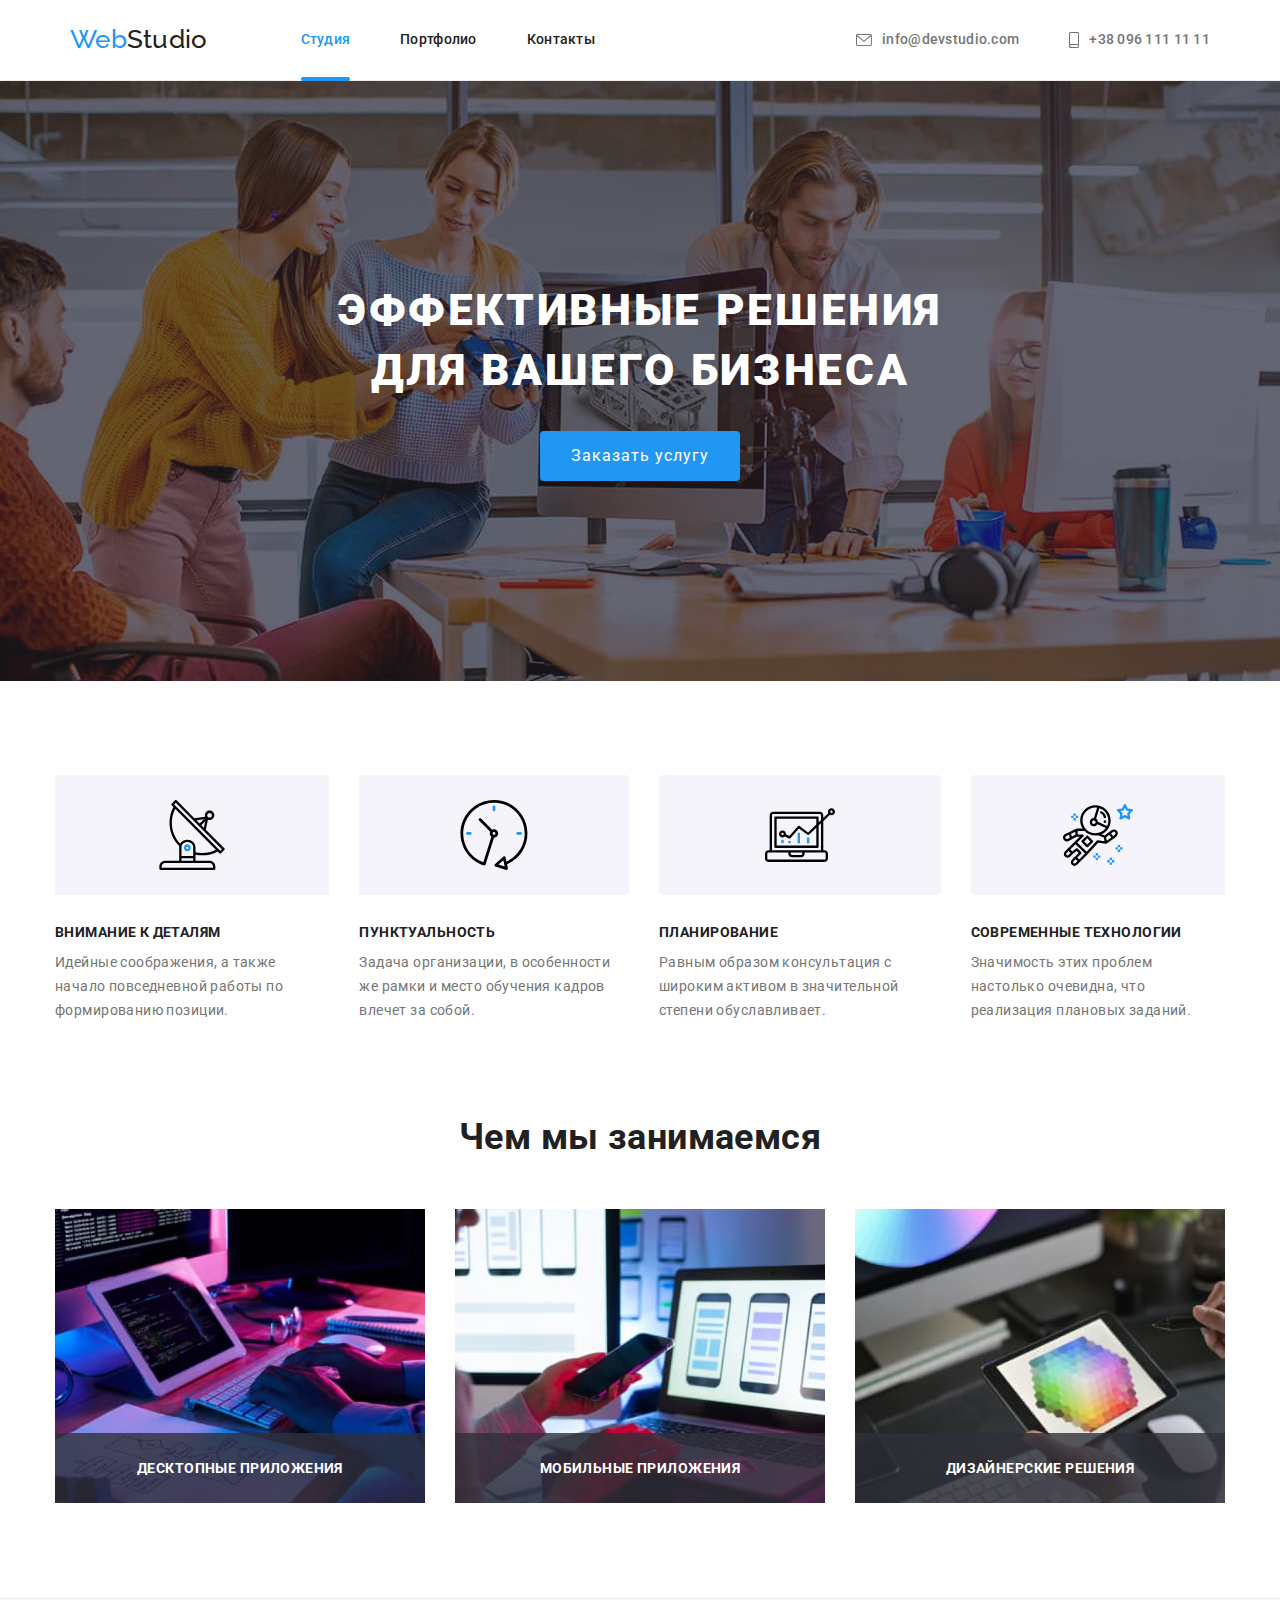
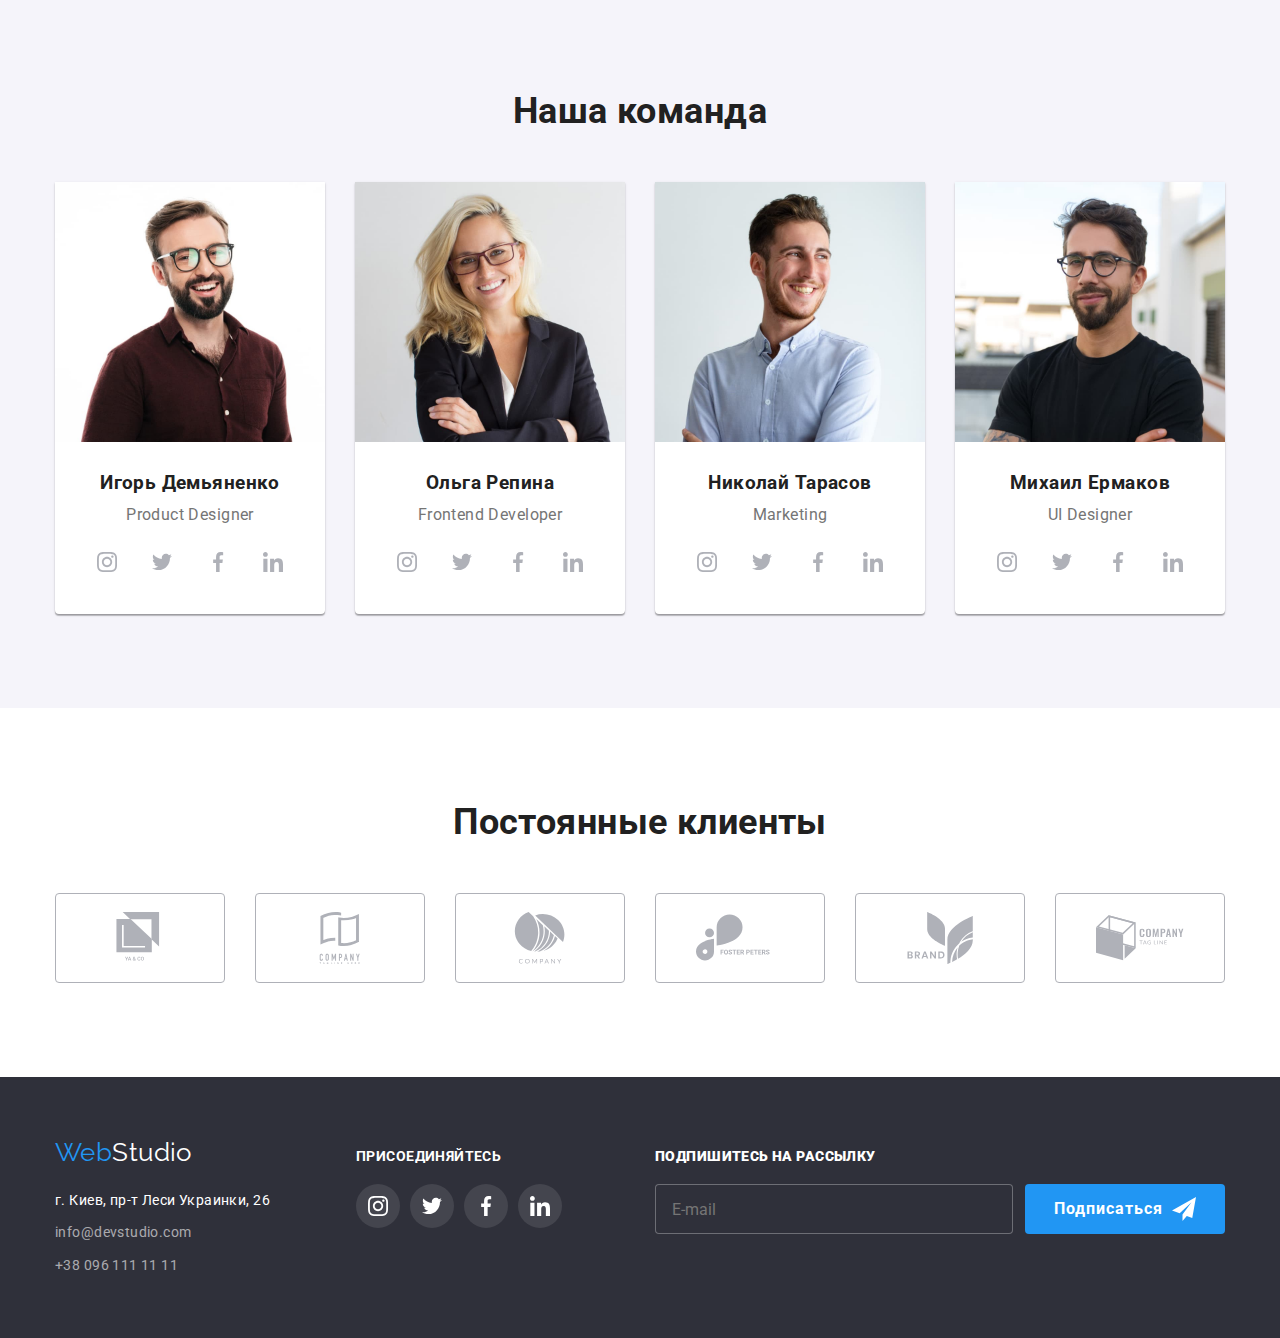
<file: index.html>
<!DOCTYPE html>
<html lang="ru">
<head>
    <meta charset="UTF-8">
    <meta name="viewport" content="width=device-width, initial-scale=1.0">
    <title>Студия</title>
    <link rel = "preconnect" href = "https://fonts.gstatic.com">
    <link href="https://fonts.googleapis.com/css2?family=Raleway:wght@700&family=Roboto:wght@400;500;700;900&display=swap" rel="stylesheet">
    <link rel="stylesheet" href= "https://cdnjs.cloudflare.com/ajax/libs/modern-normalize/1.0.0/modern-normalize.min.css">
    <link rel="stylesheet" href="./styles.css">
 </head>
<body>
 <header class="header">
    <div class="container">
        <nav class="nav">
            <a href="./index.html" class="logo">Web<span class="sec-part-black">Studio</span></a>
            <ul class="list">
                 <li class="item"><a href="./index.html" class="link opend">Студия</a></li>
                 <li class="item"><a href="./portfolio.html" class="link">Портфолио</a></li>
                 <li class="item"><a href="#" class="link">Контакты</a></li>
            </ul>
        </nav>
        <ul class="list header-contacts">
          <li class="item">
            <a href="mailto:info@devstudio.com" class="contacts">
              <svg class="icon" width="16" height="12">
                <use href="./img/symbol-defs.svg#icon-envelope">
                </use>
              </svg>
                info@devstudio.com</a></li>
          <li class="item"><a href="tel:+380961111111" class="contacts">
            <svg class="icon" width="10" height="16">
              <use href="./img/symbol-defs.svg#icon-smartphone">
              </use>
            </svg>+38 096 111 11 11</a></li>
     </ul>    
    </div>
 </header> 
 <main> 
<section class="hero">
        <div class="title"><h1>Эффективные решения для вашего бизнеса</h1>
        <button class="button" data-modal-open>Заказать услугу</button>
        </div>
</section>
<section class="advantages">
    <div class="container">
        <!-- Невидимый заголовок -->
      <h2 class="invisible">Приемущества</h2>
      <ul class="list">
        <li class="item">
          <div class="icon-container">
            <svg class="icon" width="70" height="70">
              <use href="./img/symbol-defs.svg#icon-antenna"></use>
            </svg>
          </div>
          <h3 class="title">Внимание к деталям</h3>
            <p class="text">Идейные соображения, а также начало повседневной работы по формированию позиции.</p>
        </li>
        <li class="item">
          <div class="icon-container">
            <svg class="icon" width="70" height="70">
              <use href="./img/symbol-defs.svg#icon-clock"></use>
            </svg>
          </div>
            <h3 class="title">Пунктуальность</h3>
            <p class="text">Задача организации, в особенности же рамки и место обучения кадров влечет за собой.</p>
        </li>
        <li class="item">
          <div class="icon-container">
            <svg class="icon" width="70" height="70">
              <use href="./img/symbol-defs.svg#icon-diagram"></use>
            </svg>
          </div>
            <h3 class="title">Планирование</h3>
            <p class="text">Равным образом консультация с широким активом в значительной степени обуславливает.</p>
        </li>
        <li class="item">
          <div class="icon-container">
            <svg class="icon" width="70" height="70">
              <use href="./img/symbol-defs.svg#icon-astronaut"></use>
            </svg>
          </div>
            <h3 class="title">Современные технологии</h3>
            <p class="text">Значимость этих проблем настолько очевидна, что реализация плановых заданий.</p>
        </li>
      </ul>
    </div>
</section>
<section class="activity">
    <div class="container">
      <h2 class="global-title">Чем мы занимаемся</h2>
      <ul class="list">
        <li class="item">
          <img src="./img/box1.jpg" alt="Что-то печатает" width="370">
          <div class="inscription-container">
            <p class="inscription">Десктопные приложения</p>
          </div>
        </li>
        <li class="item">
          <img src="./img/box2.jpg" alt="Смотрит в телефон" width="370">
          <div class="inscription-container">
            <p class="inscription">Мобильные приложения</p>
          </div>
        </li>
        <li class="item">
          <img src="./img/box3.jpg" alt="Смотрит на палитру цветов" width="370">
          <div class="inscription-container">
            <p class="inscription">Дизайнерские решения</p>
          </div>
        </li>
      </ul>
    </div>
</section>
<section class="team">
    <div class="container">
        <h2 class="global-title">Наша команда</h2>
        <ul class="list">
            <li class="item"><img src="./img/img1.jpg" alt="Игорь Демьяненко" width="270">
              <div class="info">
                <h3 class="title">Игорь Демьяненко</h3>
                <p class="text">Product Designer</p>
                <ul class="social-list">
                  <li class="social-item">
                    <a class="social-networks" href="#">
                      <svg class="social-icon">
                        <use href="./img/symbol-defs.svg#icon-instagram"></use>
                      </svg>
                    </a>
                  </li>
                  <li class="social-item">
                    <a class="social-networks" href="#">
                      <svg class="social-icon">
                        <use href="./img/symbol-defs.svg#icon-twitter"></use>
                      </svg>
                    </a>
                  </li>
                  <li class="social-item">
                    <a class="social-networks" href="#">
                      <svg class="social-icon">
                        <use href="./img/symbol-defs.svg#icon-facebook"></use>
                      </svg>
                    </a>
                  </li>
                  <li class="social-item">
                    <a class="social-networks" href="#">
                      <svg class="social-icon">
                        <use href="./img/symbol-defs.svg#icon-linkedin"></use>
                      </svg>
                    </a>
                  </li>
                </ul>
              </div>
            </li>
            <li class="item"><img src="./img/img2.jpg" alt="Ольга Репина" width="270">
              <div class="info">
                <h3 class="title">Ольга Репина</h3>
                <p class="text">Frontend Developer</p>
                <ul class="social-list">
                  <li class="social-item">
                    <a class="social-networks" href="#">
                      <svg class="social-icon">
                        <use href="./img/symbol-defs.svg#icon-instagram"></use>
                      </svg>
                    </a>
                  </li>
                  <li class="social-item">
                    <a class="social-networks" href="#">
                      <svg class="social-icon">
                        <use href="./img/symbol-defs.svg#icon-twitter"></use>
                      </svg>
                    </a>
                  </li>
                  <li class="social-item">
                    <a class="social-networks" href="#">
                      <svg class="social-icon">
                        <use href="./img/symbol-defs.svg#icon-facebook"></use>
                      </svg>
                    </a>
                  </li>
                  <li class="social-item">
                    <a class="social-networks" href="#">
                      <svg class="social-icon">
                        <use href="./img/symbol-defs.svg#icon-linkedin"></use>
                      </svg>
                    </a>
                  </li>
                </ul>
              </div>
            </li>
            <li class="item"><img src="./img/img3.jpg" alt="Николай Тарасов" width="270">
              <div class="info">
                <h3 class="title">Николай Тарасов</h3>
                <p class="text">Marketing</p>
                <ul class="social-list">
                  <li class="social-item">
                    <a class="social-networks" href="#">
                      <svg class="social-icon">
                        <use href="./img/symbol-defs.svg#icon-instagram"></use>
                      </svg>
                    </a>
                  </li>
                  <li class="social-item">
                    <a class="social-networks" href="#">
                      <svg class="social-icon">
                        <use href="./img/symbol-defs.svg#icon-twitter"></use>
                      </svg>
                    </a>
                  </li>
                  <li class="social-item">
                    <a class="social-networks" href="#">
                      <svg class="social-icon">
                        <use href="./img/symbol-defs.svg#icon-facebook"></use>
                      </svg>
                    </a>
                  </li>
                  <li class="social-item">
                    <a class="social-networks" href="#">
                      <svg class="social-icon">
                        <use href="./img/symbol-defs.svg#icon-linkedin"></use>
                      </svg>
                    </a>
                  </li>
                </ul>
              </div>
            </li>
            <li class="item"><img src="./img/img4.jpg" alt="Михаил Ермаков" width="270">
              <div class="info">
                <h3 class="title">Михаил Ермаков</h3>
                <p class="text">UI Designer</p>
                <ul class="social-list">
                  <li class="social-item">
                    <a class="social-networks" href="#">
                      <svg class="social-icon">
                        <use href="./img/symbol-defs.svg#icon-instagram"></use>
                      </svg>
                    </a>
                  </li>
                  <li class="social-item">
                    <a class="social-networks" href="#">
                      <svg class="social-icon">
                        <use href="./img/symbol-defs.svg#icon-twitter"></use>
                      </svg>
                    </a>
                  </li>
                  <li class="social-item">
                    <a class="social-networks" href="#">
                      <svg class="social-icon">
                        <use href="./img/symbol-defs.svg#icon-facebook"></use>
                      </svg>
                    </a>
                  </li>
                  <li class="social-item">
                    <a class="social-networks" href="#">
                      <svg class="social-icon">
                        <use href="./img/symbol-defs.svg#icon-linkedin"></use>
                      </svg>
                    </a>
                  </li>
                </ul>
              </div>
            </li>
        </ul>
    </div>
</section>
<section class="client">
  <div class="container">
    <h2 class="global-title">Постоянные клиенты</h2>
    <ul class="list">
      <li class="item">
        <a class="card" href="#">
          <svg class="company">
            <use href="./img/symbol-defs.svg#icon-logo-1"></use>
          </svg>
        </a> 
      </li>
      <li class="item">
        <a class="card" href="#">
          <svg class="company">
            <use href="./img/symbol-defs.svg#icon-logo-2"></use>
          </svg>
        </a> 
      </li>
      <li class="item">
        <a class="card" href="#">
          <svg class="company">
            <use href="./img/symbol-defs.svg#icon-logo-3"></use>
          </svg>
        </a> 
      </li>
      <li class="item">
        <a class="card" href="#">
          <svg class="company">
            <use href="./img/symbol-defs.svg#icon-logo-4"></use>
          </svg>
        </a> 
      </li>
      <li class="item">
        <a class="card" href="#">
          <svg class="company">
            <use href="./img/symbol-defs.svg#icon-logo-5"></use>
          </svg>
        </a> 
      </li>
      <li class="item">
        <a class="card" href="#">
          <svg class="company">
            <use href="./img/symbol-defs.svg#icon-logo-6"></use>
          </svg>
        </a> 
      </li>
    </ul>
  </div>
</section>
</main>
<footer class="footer">
    <div class="container">
        <div class="info">
          <a href="./index.html" class="logo">Web<span class="sec-part-white">Studio</span></a>
          <address class="address">г. Киев, пр-т Леси Украинки, 26</address>
          <ul class="list">
            <li class="item"><a href="mailto:info@devstudio.com" class="link">info@devstudio.com</a></li>
            <li class="item"><a href="tel:+380961111111" class="link">+38 096 111 11 11</a></li>
          </ul>       
        </div>
        <div class="interactive-container">
          <div class="social-container">
            <h2 class="title">присоединяйтесь</h2>
            <ul class="social-list">
              <li class="social-item">
                <a class="social-networks" href="#">
                  <svg class="social-icon">
                    <use href="./img/symbol-defs.svg#icon-instagram"></use>
                  </svg>
                </a>
              </li>
              <li class="social-item">
                <a class="social-networks" href="#">
                  <svg class="social-icon">
                    <use href="./img/symbol-defs.svg#icon-twitter"></use>
                  </svg>
                </a>
              </li>
              <li class="social-item">
                <a class="social-networks" href="#">
                  <svg class="social-icon">
                    <use href="./img/symbol-defs.svg#icon-facebook"></use>
                  </svg>
                </a>
              </li>
              <li class="social-item">
                <a class="social-networks" href="#">
                  <svg class="social-icon">
                    <use href="./img/symbol-defs.svg#icon-linkedin"></use>
                  </svg>
                </a>
              </li>
            </ul>
          </div>
          <form class="form">
            <label class="label">
              <b>Подпишитесь на рассылку</b>
              <input type="email" name="mail" placeholder="E-mail" minlength="5"/>
            </label>
            <button type="submit" class="form-button">
              Подписаться
              <svg width="24" height="24">
                <use href="./img/symbol-defs.svg#icon-submit"></use>
              </svg>
            </button>
          </form>
        </div>
    </div>
</footer>
        <!-- Модальное окно -->
        <div class="backdrop is-hidden" data-modal>
          <form class="modal">
            <button class="button-close" data-modal-close>
              <svg class="icon" width="18" height="18">
                <use href="./img/symbol-defs.svg#icon-close"></use>
              </svg>
            </button>
            <b>Оставьте свои данные, мы вам перезвоним</b>
              <label class="form-label">
                <span class="label-name">Имя</span>
                <input type="text" name="name" required>
                <svg width="18" height="18">
                  <use href="./img/symbol-defs.svg#icon-persone"></use>
                </svg>
              </label>
              <label class="form-label"> 
                <span class="label-name">Телефон</span>
                <input type="tel" name="phone" required>
                <svg width="18" height="18">
                  <use href="./img/symbol-defs.svg#icon-phone"></use>
                </svg>
              </label>
              <label class="form-label"> 
                <span class="label-name">Почта</span>
                <input type="email" name="mail" required>
                <svg width="18" height="18">
                  <use href="./img/symbol-defs.svg#icon-mail"></use>
                </svg>
              </label>
              <label class="form-label">
                <span class="label-name">Комментарий</span>
                <textarea name="feedback" placeholder="Введите текст"></textarea>
              </label>
              <label class="form-checkbox">
                <input class="checkbox invisible" type="checkbox" name="policy" required>
                <span class="icon-checkbox"></span>
                Соглашаюсь с рассылкой и принимаю
                <a class="form-link" href="#">Условия договора</a>
              </label>
              <button class="submit-button" type="submit">Отправить</button>
          </form>
        </div>
<script src="./js/modal.js"></script>
</body>
</html>
</file>
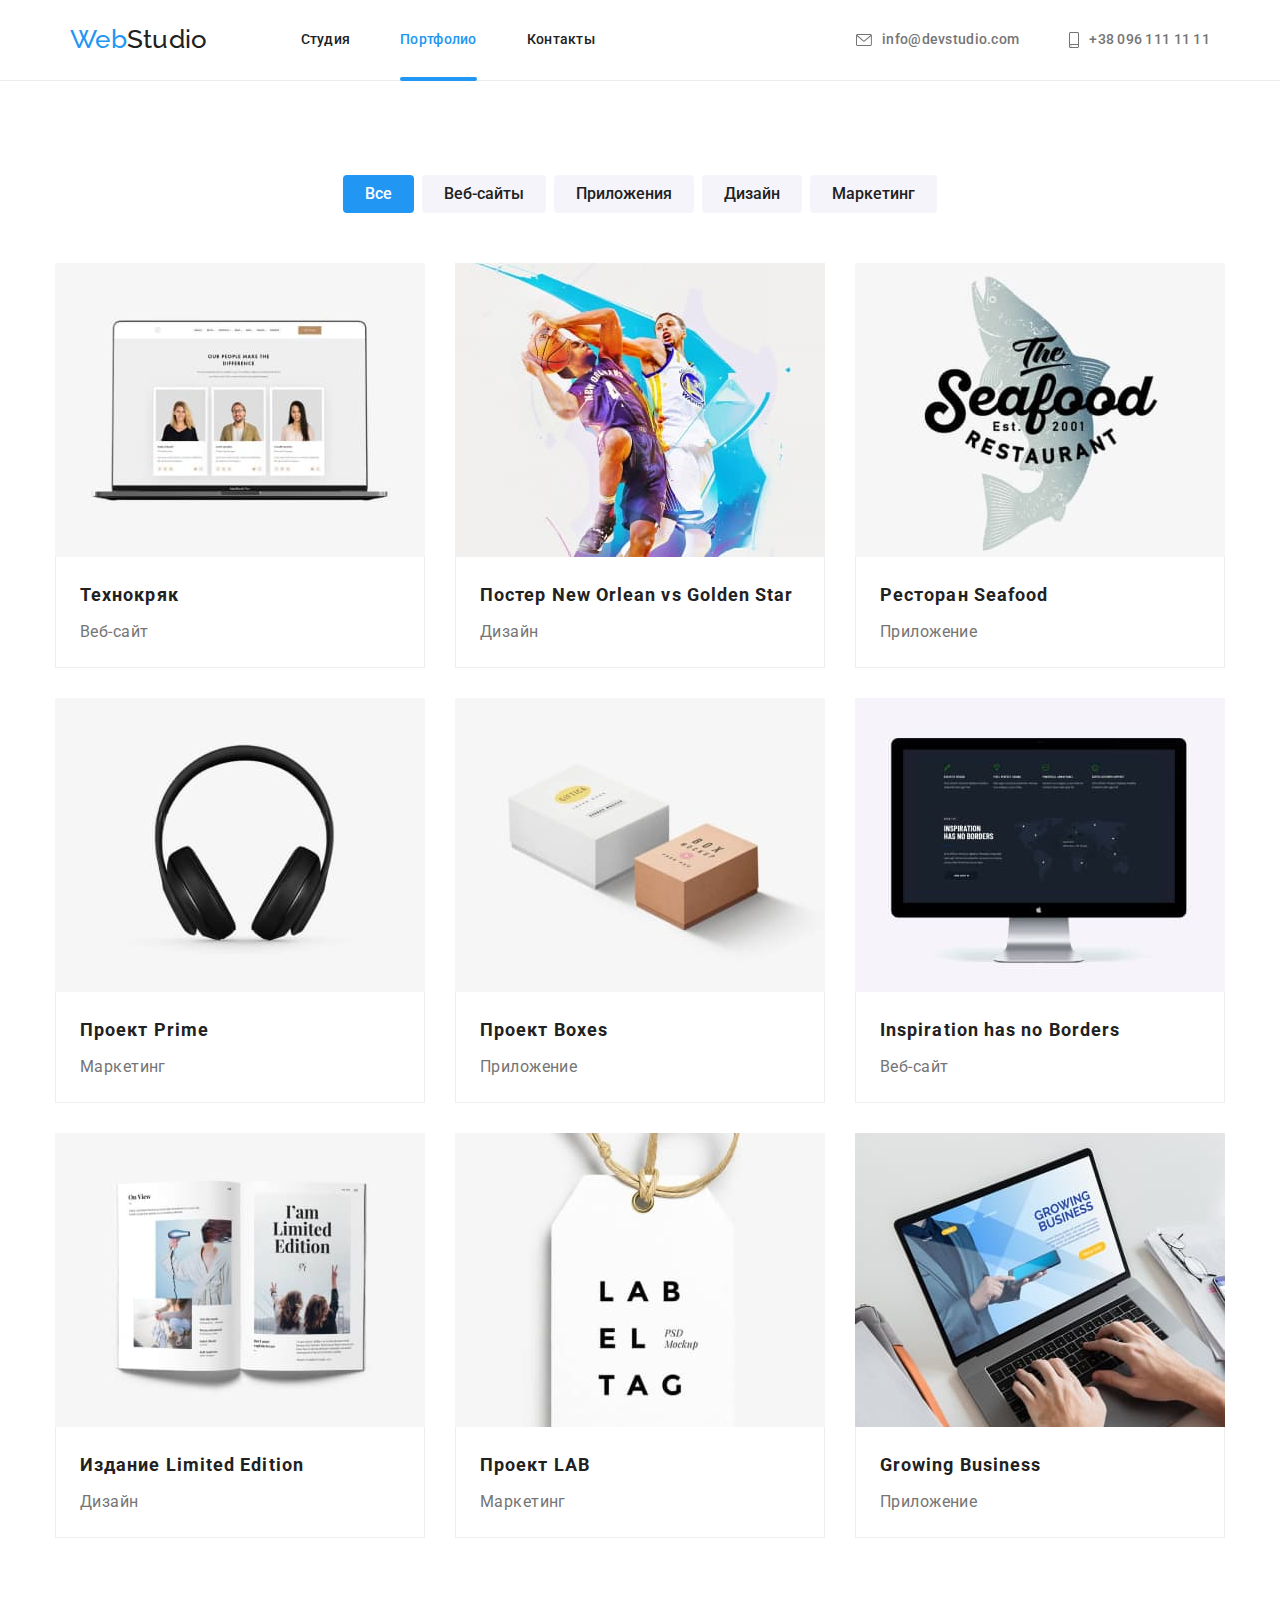
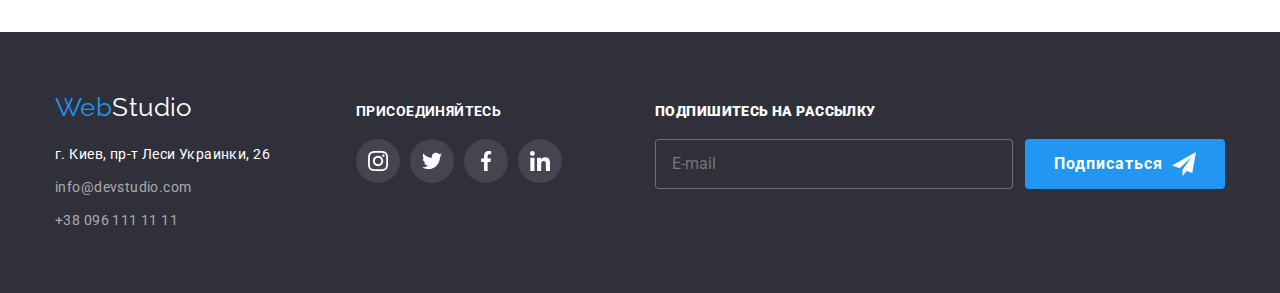
<file: portfolio.html>
<!DOCTYPE html>
<html lang="ru">
<head>
    <meta charset="UTF-8">
    <meta name="viewport" content="width=device-width, initial-scale=1.0">
    <title>Портфолио</title>
    <link rel = "preconnect" href = "https://fonts.gstatic.com">
    <link href="https://fonts.googleapis.com/css2?family=Raleway:wght@700&family=Roboto:wght@400;500;700;900&display=swap" rel="stylesheet">
    <link rel="stylesheet" href= "https://cdnjs.cloudflare.com/ajax/libs/modern-normalize/1.0.0/modern-normalize.min.css">
    <link rel="stylesheet" href="./styles.css">
 </head>
<body>
  <header class="header">
    <div class="container">
        <nav class="nav">
            <a href="./index.html" class="logo">Web<span class="sec-part-black">Studio</span></a>
            <ul class="list">
                 <li class="item"><a href="./index.html" class="link">Студия</a></li>
                 <li class="item"><a href="./portfolio.html" class="link opend">Портфолио</a></li>
                 <li class="item"><a href="#" class="link">Контакты</a></li>
            </ul>
        </nav>
        <ul class="list header-contacts">
          <li class="item">
            <a href="mailto:info@devstudio.com" class="contacts">
              <svg class="icon" width="16" height="12">
                <use href="./img/symbol-defs.svg#icon-envelope">
                </use>
              </svg>
                info@devstudio.com</a></li>
          <li class="item"><a href="tel:+380961111111" class="contacts">
            <svg class="icon" width="10" height="16">
              <use href="./img/symbol-defs.svg#icon-smartphone">
              </use>
            </svg>+38 096 111 11 11</a></li>
     </ul>    
    </div>
 </header> 
 <main> 
     <!-- фильтр -->
  <section class="search">
    <div class="container">
      <!-- Невидимый заголовок -->
      <h1 class="invisible">Портфолио</h1>
      <ul class="list buttons">
          <li class="item-button"><button class="button used">Все</button></li>
          <li class="item-button"><button class="button">Веб-сайты</button></li>
          <li class="item-button"><button class="button">Приложения</button></li>
          <li class="item-button"><button class="button">Дизайн</button></li>
          <li class="item-button"><button class="button">Маркетинг</button></li>
      </ul>
  <!-- Портфолио -->
            <ul class="portfolio">
               <li class="item">
                   <a href="#" class="link"> 
                     <div class="overlay-container">
                      <img src="./img/portfolio1.jpg" alt="Технокряк" width="370" height="294">
                      <div class="overlay">
                        <div class="overlay-text">
                        <p class="text">
                         Технокряк это современная площадка распространения коронавируса. Компании используют эту платформу для цифрового шпионажа и атак на защищённые сервера конкурентов.
                        </p>
                       </div>
                      </div>
                     </div>
                        <div class="info">
                        <h2 class="title">Технокряк</h2>
                        <p class="text">Веб-сайт</p>
                       </div>
                    </a>
                       
                   <!-- <p>Всплывающее описание проекта</p> -->
               </li>
               <li class="item">
                   <a href="#" class="link">
                    <div class="overlay-container">
                      <img src="./img/portfolio2.jpg" alt="Постер New Orlean vs Golden Star" width="370" height="294">
                      <div class="overlay">
                        <div class="overlay-text">
                        <p class="text">
                         Технокряк это современная площадка распространения коронавируса. Компании используют эту платформу для цифрового шпионажа и атак на защищённые сервера конкурентов.
                        </p>
                       </div>
                      </div>
                     </div>
                      <div class="info">
                       <h2 class="title">Постер New Orlean vs Golden Star</h2>
                       <p class="text">Дизайн</p>
                      </div>
                    </a>
                   <!-- <p>Всплывающее описание проекта</p> -->
               </li>
               <li class="item">
                   <a href="#" class="link">
                    <div class="overlay-container">
                      <img src="./img/portfolio3.jpg" alt="Ресторан Seafood" width="370" height="294">
                      <div class="overlay">
                        <div class="overlay-text">
                        <p class="text">
                         Технокряк это современная площадка распространения коронавируса. Компании используют эту платформу для цифрового шпионажа и атак на защищённые сервера конкурентов.
                        </p>
                       </div>
                      </div>
                     </div>
                      <div class="info">
                       <h2 class="title">Ресторан Seafood</h2>
                       <p class="text">Приложение</p> 
                      </div>
                    </a>
                   <!-- <p>Всплывающее описание проекта</p> -->
               </li>
               <li class="item">
                   <a href="#" class="link">
                    <div class="overlay-container">
                      <img src="./img/portfolio4.jpg" alt="Проект Prime" width="370" height="294">
                      <div class="overlay">
                        <div class="overlay-text">
                        <p class="text">
                         Технокряк это современная площадка распространения коронавируса. Компании используют эту платформу для цифрового шпионажа и атак на защищённые сервера конкурентов.
                        </p>
                       </div>
                      </div>
                     </div>
                      <div class="info">
                       <h2 class="title">Проект Prime</h2>
                       <p class="text">Маркетинг</p> 
                      </div>
                    </a>
                   <!-- <p>Всплывающее описание проекта</p> -->       
               </li>
               <li class="item">
                   <a href="#" class="link">
                    <div class="overlay-container">
                      <img src="./img/portfolio5.jpg" alt="Проект Boxes" width="370" height="294">
                      <div class="overlay">
                        <div class="overlay-text">
                        <p class="text">
                         Технокряк это современная площадка распространения коронавируса. Компании используют эту платформу для цифрового шпионажа и атак на защищённые сервера конкурентов.
                        </p>
                       </div>
                      </div>
                     </div>
                      <div class="info">
                       <h2 class="title">Проект Boxes</h2>
                       <p class="text">Приложение</p>
                      </div>
                    </a>
                   <!-- <p>Всплывающее описание проекта</p> -->        
               </li>
               <li class="item">
                   <a href="#" class="link">
                    <div class="overlay-container">
                      <img src="./img/portfolio6.jpg" alt="Inspiration has no Borders" width="370" height="294">
                      <div class="overlay">
                        <div class="overlay-text">
                        <p class="text">
                         Технокряк это современная площадка распространения коронавируса. Компании используют эту платформу для цифрового шпионажа и атак на защищённые сервера конкурентов.
                        </p>
                       </div>
                      </div>
                     </div>
                      <div class="info">
                       <h2 class="title">Inspiration has no Borders</h2>
                       <p class="text">Веб-сайт</p>
                      </div>
                    </a>
                   <!-- <p>Всплывающее описание проекта</p> -->        
               </li>
               <li class="item">
                   <a href="#" class="link">
                    <div class="overlay-container">
                      <img src="./img/portfolio7.jpg" alt="Издание Limited Edition" width="370" height="294">
                      <div class="overlay">
                        <div class="overlay-text">
                        <p class="text">
                         Технокряк это современная площадка распространения коронавируса. Компании используют эту платформу для цифрового шпионажа и атак на защищённые сервера конкурентов.
                        </p>
                       </div>
                      </div>
                     </div>
                      <div class="info">
                       <h2 class="title">Издание Limited Edition</h2>
                       <p class="text">Дизайн</p>
                      </div>
                    </a>
                   <!-- <p>Всплывающее описание проекта</p> -->        
               </li>
               <li class="item">
                   <a href="#" class="link">
                    <div class="overlay-container">
                      <img src="./img/portfolio8.jpg" alt="Проект LAB" width="370" height="294">
                      <div class="overlay">
                        <div class="overlay-text">
                        <p class="text">
                         Технокряк это современная площадка распространения коронавируса. Компании используют эту платформу для цифрового шпионажа и атак на защищённые сервера конкурентов.
                        </p>
                       </div>
                      </div>
                     </div>
                      <div class="info">
                       <h2 class="title">Проект LAB</h2>
                       <p class="text">Маркетинг</p>
                      </div>
                    </a>
                   <!-- <p>Всплывающее описание проекта</p> -->        
               </li>
               <li class="item">
                   <a href="#" class="link">
                    <div class="overlay-container">
                      <img src="./img/portfolio9.jpg" alt="Growing Business" width="370">
                      <div class="overlay">
                        <div class="overlay-text">
                        <p class="text">
                         Технокряк это современная площадка распространения коронавируса. Компании используют эту платформу для цифрового шпионажа и атак на защищённые сервера конкурентов.
                        </p>
                       </div>
                      </div>
                     </div>
                       <div class="info">
                       <h2 class="title">Growing Business</h2>
                       <p class="text">Приложение</p>
                      </div>
                    </a>
                   <!-- <p>Всплывающее описание проекта</p> -->        
               </li>
       </ul>
    </div>   
  </section>

</main>
<footer class="footer">
  <div class="container">
      <div class="info">
        <a href="./index.html" class="logo">Web<span class="sec-part-white">Studio</span></a>
        <address class="address">г. Киев, пр-т Леси Украинки, 26</address>
        <ul class="list">
          <li class="item"><a href="mailto:info@devstudio.com" class="link">info@devstudio.com</a></li>
          <li class="item"><a href="tel:+380961111111" class="link">+38 096 111 11 11</a></li>
        </ul>       
      </div>
      <div class="interactive-container">
        <div class="social-container">
          <h2 class="title">присоединяйтесь</h2>
          <ul class="social-list">
            <li class="social-item">
              <a class="social-networks" href="#">
                <svg class="social-icon">
                  <use href="./img/symbol-defs.svg#icon-instagram"></use>
                </svg>
              </a>
            </li>
            <li class="social-item">
              <a class="social-networks" href="#">
                <svg class="social-icon">
                  <use href="./img/symbol-defs.svg#icon-twitter"></use>
                </svg>
              </a>
            </li>
            <li class="social-item">
              <a class="social-networks" href="#">
                <svg class="social-icon">
                  <use href="./img/symbol-defs.svg#icon-facebook"></use>
                </svg>
              </a>
            </li>
            <li class="social-item">
              <a class="social-networks" href="#">
                <svg class="social-icon">
                  <use href="./img/symbol-defs.svg#icon-linkedin"></use>
                </svg>
              </a>
            </li>
          </ul>
        </div>
        <form class="form">
          <label class="label">
            <b>Подпишитесь на рассылку</b>
            <input type="email" name="email" placeholder="E-mail" minlength="5"/>
          </label>
          <button type="submit" class="form-button">
            Подписаться
            <svg width="24" height="24">
              <use href="./img/symbol-defs.svg#icon-submit"></use>
            </svg>
          </button>
        </form>
      </div>
  </div>
</footer>
</body>
</html>
</file>
<file: styles.css>
/* Бексайд основной #FFFFFF */
/* Бексайд подвала #2F303A */
/* Бексайд вторичный #F5F4FA */
/* Основной цвет заголовков #212121 */
/* основной цвет текста #757575 */
/* второй цвет текста #FFFFFF */
/* Акцент #2196F3*/
/* Цвет ссылки в подвале  rgba(255, 255, 255, 0.6) */
/* Цвет линии под меню #ECECEC */
/* Цвет рамки в портфолио #EEEEEE */
/* Цвет фона героя #C4C4C4 */
/* Цвет иконки социальных сетей #AFB1B8 */
/* Цвет фона иконок соц сетей в футере rgba(255, 255, 255, 0.1) */
/* Цвет фона текста над картинками rgba(47, 48, 58, 0.8); */
/* Цвет бэкдропа rgba(0, 0, 0, 0.2) */
/* Цвет ракми ввода имейл rgba(255, 255, 255, 0.3) */
/* цвет рамки в основной форме rgba(33, 33, 33, 0.2) */
/* Цвет текста в форме рамки комментарий rgba(117, 117, 117, 0.5); */

html{
    box-sizing: border-box;
}

img {
    display: block;
    max-width: 100%;
}

*,
*::before,
*::after{
    box-sizing: inherit;
}

:root{
    --title-text-color: #212121;
    --primary-text-color: #757575;
    --secondary-text-color: #FFFFFF;
    --primary-background-color: #FFFFFF;
    --secondary-background-color: #F5F4FA; 
    --footer-background-color: #2F303A;
    --accent-color: #2196F3;
    --footer-link-color: rgba(255, 255, 255, 0.6);
    --header-line-color: #ECECEC;
    --border-portfolio-color: #EEEEEE;
    --hero-background-color: #C4C4C4;
    --social-network-icon-color:#AFB1B8;
    --footer-social-background-icon-color:rgba(255, 255, 255, 0.1);
    --image-text-background-color:rgba(47, 48, 58, 0.8);
    --backdrop-color:rgba(0, 0, 0, 0.2);
    --modal-close-button-color:rgba(0, 0, 0, 1);
    --footer-email-border-color: rgba(255, 255, 255, 0.3);
    --form-input-border-color: rgba(33, 33, 33, 0.2);
    --form-textarea-font-color: rgba(117, 117, 117, 0.5);
}

body{
    background-color: var(--primary-background-color);
    color: var(--title-text-color);
    font-family: 'Roboto', sans-serif;
    font-weight: 700;
    font-size: 14px;
    line-height: 1.71;
    letter-spacing: 0.03em;
}

li {
    list-style-type: none; 
}

a {
    display:block;
    text-decoration: none;
}

.container{
    margin-left: auto;
    margin-right: auto;
    width: 1200px;
    padding: 0 15px;
    /* outline: 2px solid tomato; */
}

.text{
    color: var(--primary-text-color);
    font-weight: 400;
}

.header{
    border-bottom: 1px solid var(--header-line-color);
}
/* Логотип */
.logo{
        display: block;
        margin-right: 93px;
        padding-top: 24px;
        padding-bottom: 24px;
        
        font-family: 'Raleway', sans-serif;
        font-size: 26px;
        line-height: 1.2;
        color: var(--accent-color);
}

.logo .sec-part-white{
    color: var(--secondary-text-color);
    
}

.logo .sec-part-black{
    color: var(--title-text-color);
    
}

.list{
    margin-top: 0;
    margin-bottom: 0;
    padding: 0;
}

/* Шапка */
.header .container{
    display: flex;

    font-weight: 500;
    line-height: 1.14;
    letter-spacing: 0.02em;

    padding: 0px 15px;
    width: 1170px;
}

.nav{
    display: flex;
    align-items: center;
}

.header .list{
    display: flex;
}

.header-contacts{
    margin-left: auto;
}

.nav .link{
    display: block;
    padding: 32px 0;
    
    color: var(--title-text-color);

    transition: color 250ms cubic-bezier(0.4, 0, 0.2, 1);
}

header .item{
    margin-right: 50px;
}

header .item:last-child{
    margin-right: 0;
}

header .link:hover, 
header .link:focus{
    color: var(--accent-color);
}

.list .contacts{
    display: flex;
    align-items: center;
    padding: 32px 0;

    color: var(--primary-text-color);

    transition: color 250ms cubic-bezier(0.4, 0, 0.2, 1);
}

.list .contacts:hover, 
.list .contacts:focus{
    color: var(--accent-color);
}

.header .icon{
    margin-right: 10px;
    fill: currentColor
}

/* помечается открытая страница */
.nav .opend{
    color: var(--accent-color);

    position: relative;

    transition: color 250ms cubic-bezier(0.4, 0, 0.2, 1);
}
.nav .opend::after{
    content: '';

    position: absolute;

    bottom: -1px;
    display: block;

    background-color: var(--accent-color);
    width: 100%;
    height: 4px;
    border-radius: 2px;
}
.nav .opend:hover,
.nav .opend:focus{
    color: var(--title-text-color);
}

/* Контент */
/* Герой */
.hero{

    color: var(--secondary-text-color);
    text-align: center;
    max-width: 1600px;
    height: 600px;
    margin-left: auto;
    margin-right: auto;
    padding: 200px 15px;
    background-color: var(--hero-background-color);
    background-image: linear-gradient( rgba(47, 48, 58, 0.4), rgba(47, 48, 58, 0.4)), url(./img/Img.jpg);
    background-size: cover;
    background-position: center;
}

.hero .title{
    margin-left: auto;
    margin-right: auto;
    margin-top: 0;

    width: 696px;
    height: 200px;
}

.hero h1{
    margin-bottom: 30px;
    margin-top: 0;
    font-weight: 900;
    font-size: 44px;
    line-height: 1.36;
    text-align: center;
    letter-spacing: 0.06em;
    text-transform: uppercase;
}

.hero .button{
    display: flex;
    align-items: center;
    justify-content: center;

    width: 200px;
    height: 50px;
    padding: 0;
    border-radius: 4px;
    border: none;
    margin-right: auto;
    margin-left: auto;
    min-width: 200px;

    background-color: var(--accent-color);
    color: var(--secondary-text-color);


    font-size: 16px;
    line-height: 1.87;
    letter-spacing: 0.06em;

    cursor: pointer
}

/* Модальное окно */
.backdrop{
    position: fixed;
    top: 0;
    left: 0;
    width: 100%;
    height: 100%;
    background-color: var(--backdrop-color);
    z-index: 2;

    opacity: 1;
    transition: opacity 250ms cubic-bezier(0.4, 0, 0.2, 1);
}

.backdrop.is-hidden{
    opacity: 0;
    pointer-events: none;
}

.backdrop.is-hidden .modal{
    transform: translate(-50%, -50%) scale(0.8);
}

.modal{
    display: flex;
    flex-direction: column;
    align-items: center;
    justify-content: center;
    position: absolute;
    top: 50%;
    left: 50%;
    min-width: 528px;
    min-height: 581px;
    border-radius: 4px;

    padding: 40px;

    transform: translate(-50%, -50%) scale(1);
    transition: transform 250ms cubic-bezier(0.4, 0, 0.2, 1);

    color: var(--title-text-color);

    background-color: var(--primary-background-color);
}

.modal .button-close{
    display: flex;
    position: absolute;
    top: 8px;
    right: 8px;
    width: 30px;
    height: 30px;
    border-radius: 50%;
    align-items: center;
    justify-content: center;
    padding: 0;
    border-color: var(--backdrop-color);
    background-color: var(--primary-background-color);
    fill: var(--modal-close-button-color);
    transition: fill 250ms cubic-bezier(0.4, 0, 0.2, 1);

}

.modal .button-close:hover,
.modal .button-close:focus{
    fill: var(--accent-color);
}

.modal b{
    margin-bottom: 12px;
    font-weight: 700;
    font-size: 20px;
    line-height: 1.15;
    text-align: center;
}
.modal .form-label{
    width: 100%;
    display: flex;
    flex-direction: column;
    justify-content: flex-start;
    position: relative;
    margin-bottom: 10px;
}

.modal .label-name{
    display: block;
    text-align: left;
    margin-bottom: 4px;

    font-weight: normal;
    font-size: 12px;
    line-height: 1.166;
    letter-spacing: 0.01em;
    color: var(--primary-text-color);
}

.modal .form-label input{
    width: 100%;
    height: 40px;
    padding: 12px 42px;
    border: 1px solid var(--form-input-border-color);
    box-sizing: border-box;
    border-radius: 4px;

    fill: var(--title-text-color);
    transition: border 250ms cubic-bezier(0.4, 0, 0.2, 1);
}

.modal .form-label input:focus{
    border: 1px solid var(--accent-color);
    outline: none;
}

.modal .form-label input:focus + svg{
    fill: var(--accent-color);
}

.modal .form-label svg{
    position: absolute;
    bottom: 11px;
    left: 12px;
    transition: fill 250ms cubic-bezier(0.4, 0, 0.2, 1);
}

.modal .form-label textarea{
    width: 100%;
    height: 120px;
    padding: 12px 12px;
    border: 1px solid var(--form-input-border-color);
    box-sizing: border-box;
    border-radius: 4px;
    resize: none;
    transition: border 250ms cubic-bezier(0.4, 0, 0.2, 1);
    
    font-weight: 400;
    font-size: 14px;
    line-height: 1.143;
    letter-spacing: 0.01em;
    
}

.modal .form-label textarea:focus{
    outline: none;
    border: 1px solid var(--accent-color);
}


.modal .form-checkbox{
    display: flex;
    position: relative;
    padding-left: 37px;
    margin-bottom: 30px;

    text-align: left;

    font-weight: 400;
    color: var(--primary-text-color);
}

.modal .icon-checkbox{
    position: absolute;
    left: 12px;
    top: 50%;
    transform: translateY(-50%);
    width: 16px;
    height: 15px;
    background-image: url(./img/Vector.svg);
    fill: var(--title-text-color);
    outline: 0px solid #FFFFFF;
    transition: outline 250ms cubic-bezier(0.4, 0, 0.2, 1);
}

.checkbox:checked + .icon-checkbox{
    background-image: url(./img/iconcheck.svg);
    background-color: var(--accent-color);
    border-radius: 2px;
    fill: var(--accent-color);
}

.checkbox:focus + .icon-checkbox{
    outline: 1px solid var(--accent-color);
}
.modal .form-link{
    margin-left: 4px;
    color: var(--accent-color);
    text-decoration-line: underline;
}

.modal .submit-button{
    width: 200px;
    height: 50px;
    border-radius: 4px;
    border: none;
    background-color: var(--accent-color);
    color: var(--secondary-text-color);

    font-weight: 700;
    font-size: 16px;
    line-height: 1.87;
    display: flex;
    align-items: center;
    justify-content: center;
    letter-spacing: 0.06em;

    cursor: pointer;
}

/* Приемущества */
.advantages{
    padding-top: 94px;
    padding-bottom: 0;
}

.invisible{
    position: absolute !important;
    clip: rect(1px, 1px, 1px, 1px);
    
    padding: 0 !important;
    border: 0 !important;
    height: 1px !important;
    width: 1px !important;
    overflow: hidden;
}

.advantages .list{
    display: flex;
}

.advantages .item{
    width: calc((100% -90px)/4);
    margin-right: 30px;
}
.icon-container{
    margin-bottom: 30px;
    display: flex;
    align-items: center;
    justify-content: center;
    height: 120px;
    background-color: var(--secondary-background-color);
    border-radius: 4px;
}

.advantages .item:last-child{
    margin-right: 0;
}

.advantages .title{
    margin-top: 0;
    margin-bottom: 10px;

    font-size: 14px;
    line-height: 1.14;
    text-transform: uppercase;
}

.advantages .text{
    margin-top: 0;
    margin-bottom: 0;
}

/* Чем мы занимаемся */
.activity{
    padding-top: 94px;
    padding-bottom: 94px;
}

.activity .list{
    display: flex;
}
.global-title{
    display: block;
    margin-bottom: 50px;
    margin-top: 0;
    
    font-size: 36px;
    line-height: 1.16;
    text-align: center;
}

.activity .item:not(:last-child){
    margin-right: 30px;
    margin-bottom: 0;
}
.activity .item{
    position: relative;
}

.inscription-container{
    position: absolute;
    bottom: 0;
    right: 0;
    display: flex;
    align-items: center;
    justify-content: center;
    width: 100%;
    height: 70px;
    background-color: var(--image-text-background-color);

}
.activity .inscription{
    margin: 0;

    font-size: 14px;
    line-height: 1.142;
    text-transform: uppercase;
    color: var(--secondary-text-color);
}

/* Наша команда */
.team{
    padding-top: 94px;
    padding-bottom: 94px;
    background-color: var(--secondary-background-color);
    font-size: 16px;
    line-height: 1.19;
    text-align: center;
}
.team .list{
    display: flex;
}

.team .item{
    width: calc((100% -90px)/4);
    box-shadow: 0px 1px 3px rgba(0, 0, 0, 0.12),
                0px 1px 1px rgba(0, 0, 0, 0.14), 
                0px 2px 1px rgba(0, 0, 0, 0.2);
    border-radius: 0px 0px 4px 4px;
    background-color: var(--primary-background-color);
}

.team .item:not(:last-child){
    margin-right: 30px;
}

.team .info{
    padding: 30px 30px;
}

.team .title{
    margin-top: 0;
    margin-bottom: 10px;

    max-width: 270px;
}

.team .text{
    margin-top: 0;
    margin-bottom: 16px;
    max-width: 270px;
}
.team .social-list{
    display: flex;
    justify-content: space-between;
    padding: 0;
    fill: var(--social-network-icon-color);
}

.social-networks{
    display: flex;
    align-items: center;
    justify-content: center;
    width: 44px;
    height: 44px;
    border-radius: 50%;
    fill: var(--social-network-icon-color);

    transition: background-color 250ms cubic-bezier(0.4, 0, 0.2, 1),
    fill 250ms cubic-bezier(0.4, 0, 0.2, 1);
}
.social-networks:hover,
.social-networks:focus{
    background-color: var(--accent-color);
    fill: var(--primary-background-color);
}

.social-icon{
    width: 20px;
    height: 20px;
    
}
/* Постоянные клиенты */
.client{
    padding: 94px 0;
}
.client .list{
    display:flex;
}

.client .item{
    width: 170px;
    height: 90px;
}

.client .item:not(:last-child){
    margin-right: 30px;
}
.client .card{
    display: flex;
    width: 100%;
    height: 100%;
    border-radius: 4px;
    border: 1px solid var(--social-network-icon-color);
    fill: var(--social-network-icon-color);
    align-items: center;
    justify-content: center;

    transition: fill 250ms cubic-bezier(0.4, 0, 0.2, 1),
    border-color 250ms cubic-bezier(0.4, 0, 0.2, 1);

}

.client .card:hover,
.client .card:focus{
    border-color: var(--accent-color);
    fill: var(--accent-color);
}

.client .company{
    max-width: 88px;
    max-height: 52px;

}


/* Подвал */
.footer{
    padding-bottom: 60px;
    padding-top: 60px;

    background-color: var(--footer-background-color);
    color: var(--secondary-text-color);
    font-weight: 400;
}
.footer .container{
    display: flex;
    align-items: baseline;
    justify-content: space-between;
}

/* Подвал- Адреса */
.footer .logo{
    margin-right: 0;
    margin-bottom: 20px;
    padding: 0;
    max-width: 145px;
}

.footer .address{
    font-style: normal;
    margin-bottom: 9px;
}

.footer .link{
    color: var(--footer-link-color);

    transition: color 250ms cubic-bezier(0.4, 0, 0.2, 1);
}

.footer .item:not(:last-child){
    margin-bottom: 9px;
}

.footer .link:hover,
.footer .link:focus{
    color: var(--accent-color);
}

.interactive-container{
    display: flex;
}

/* Подвал-социальные ссылки */
.footer .social-container{
    margin-right: 93px;
}
.footer .title{
    display: block;
    margin-top: 0;
    margin-bottom: 20px;
    text-transform: uppercase;
    font-size: 14px;
    line-height: 1.143;
}

.footer .social-list{
    display: flex;
    margin: 0;
    padding: 0;
    fill: var(--primary-background-color);
}

.footer .social-networks{
    background-color: var(--footer-social-background-icon-color);
    fill: var(--primary-background-color);

    transition: background-color 250ms cubic-bezier(0.4, 0, 0.2, 1);
}

.footer .social-item:not(:last-child){
    margin-right: 10px;
}

.footer .social-networks:hover,
.footer .social-networks:focus{
    background-color: var(--accent-color);
}

/* Подвал-форма */
.footer .label{
    display: flex;
    margin-right: 12px;
    flex-direction: column;
    text-transform: uppercase;
    font-weight: 700;
    font-size: 14px;
    line-height: 1.143;
}

.footer .label b{
    margin-bottom: 20px;
}

.footer .form{
    display: flex;
}

.footer .label input{
    min-width: 358px;
    height: 50px;
    padding: 15px 16px;

    background-color: var(--footer-background-color);
    border-radius: 4px;
    border: 1px solid var(--footer-email-border-color);

    font-weight: 400;
    font-size: 16px;
    line-height: 1.25;
    color: var(--secondary-text-color);
}

.footer .label input::placeholder{
    font-weight: 400;
    font-size: 16px;
    line-height: 1.25;
}

.footer .form-button{
    display: flex;
    align-items: center;
    justify-content: space-between;
    align-self: flex-end;

    padding: 10px 29px;
    min-width: 200px;
    height: 50px;
    border: none;
    border-radius: 4px;

    font-weight: 700;
    font-size: 16px;
    line-height: 1.875;
    letter-spacing: 0.06em;
    color: inherit;
    fill: currentColor;
    background-color: var(--accent-color);
    fill: var(--primary-background-color);

    transition: background-color 250ms cubic-bezier(0.4, 0, 0.2, 1);
    cursor: pointer;

}

.footer .form-button:hover,
.footer .form-button:focus{
    background-color: var(--footer-social-background-icon-color);
}

/* .footer .form-button svg{
    margin-left: 10px;
} */

/* Контент для portfolio.html */
.search{
    padding-top: 94px;
    padding-bottom: 94px;
}

.search .buttons{
    display: flex;
    justify-content:center;
    margin-bottom: 50px;
}

.item-button:not(:last-child){
    margin-right: 8px;
}

.search .button{
    border-radius: 4px;
    padding: 6px 22px;

    min-height: 38px;
    max-width: 100%;
    border: none;
    background-color: var(--secondary-background-color);
    color: var(--title-text-color);

    transition: background-color 250ms cubic-bezier(0.4, 0, 0.2, 1),
    color 250ms cubic-bezier(0.4, 0, 0.2, 1),
    box-shadow 250ms cubic-bezier(0.4, 0, 0.2, 1);

    font-weight: 500;
    font-size: 16px;
    
    text-align: center;
    
    cursor: pointer
}

.search .button:hover, 
.search .button:focus{
    background-color: var(--accent-color);
    color: var(--secondary-text-color);
    box-shadow: 0px 2px 2px 0px rgba(0, 0, 0, 0.12);
    box-shadow: 0px 1px 2px 0px rgba(0, 0, 0, 0.08);
    box-shadow: 0px 3px 1px 0px rgba(0, 0, 0, 0.1);
}

.search .used{
    background-color: var(--accent-color);
    color: var(--secondary-text-color);
}

.portfolio{
    display: flex;
    flex-wrap:wrap;

    padding: 0;
    margin: 0;
    justify-content:center;
}

.portfolio .item{
    margin-bottom: 30px;
    margin-right: 30px;
}

.portfolio .link{
    transition: box-shadow 250ms cubic-bezier(0.4, 0, 0.2, 1);
}

.portfolio .link:hover,
.portfolio .link:focus{
    box-shadow: 0px 1px 1px rgba(0, 0, 0, 0.12),
    0px 4px 4px rgba(0, 0, 0, 0.06),
    1px 4px 6px rgba(0, 0, 0, 0.16);
}

.portfolio .link:hover .overlay,
.portfolio .link:focus .overlay{
    transform: translate(0, 0);
}


.portfolio .item:nth-child(3n){
    margin-right: 0;
}

.portfolio .item:nth-last-child(-n + 3){
    margin-bottom: 0;
}
.portfolio .overlay-container{
    overflow: hidden;
    width: 100%;
    position: relative;
}
.portfolio .overlay{
    position: absolute;
    display: flex;
    align-items: center;
    justify-content: center;
    top: 0;
    left: 0;
    padding: 63px 24px;
    transform: translate(0%, 100%);
    transition: transform 250ms cubic-bezier(0.4, 0, 0.2, 1);

    width: 100%;
    height: 100%;
    background-color: var(--accent-color);
}
.overlay-text{
    display: block;
}
.overlay .text{
    font-weight: 400;
    font-size: 18px;
    line-height: 1.55;
    color: var(--secondary-text-color)
}

.portfolio .info{
    padding: 20px 24px;
    border-bottom: 1px solid var(--border-portfolio-color);
    border-right: 1px solid var(--border-portfolio-color);
    border-left: 1px solid var(--border-portfolio-color);
    box-sizing: border-box;
}

.search .title{
    margin-top: 0;
    margin-bottom: 4px;
    color: var(--title-text-color);
    font-size: 18px;
    line-height: 2;
    letter-spacing: 0.06em;
}

.search .text{
    margin: 0;
    font-size: 16px;
    line-height: 1.87;
}
</file>
